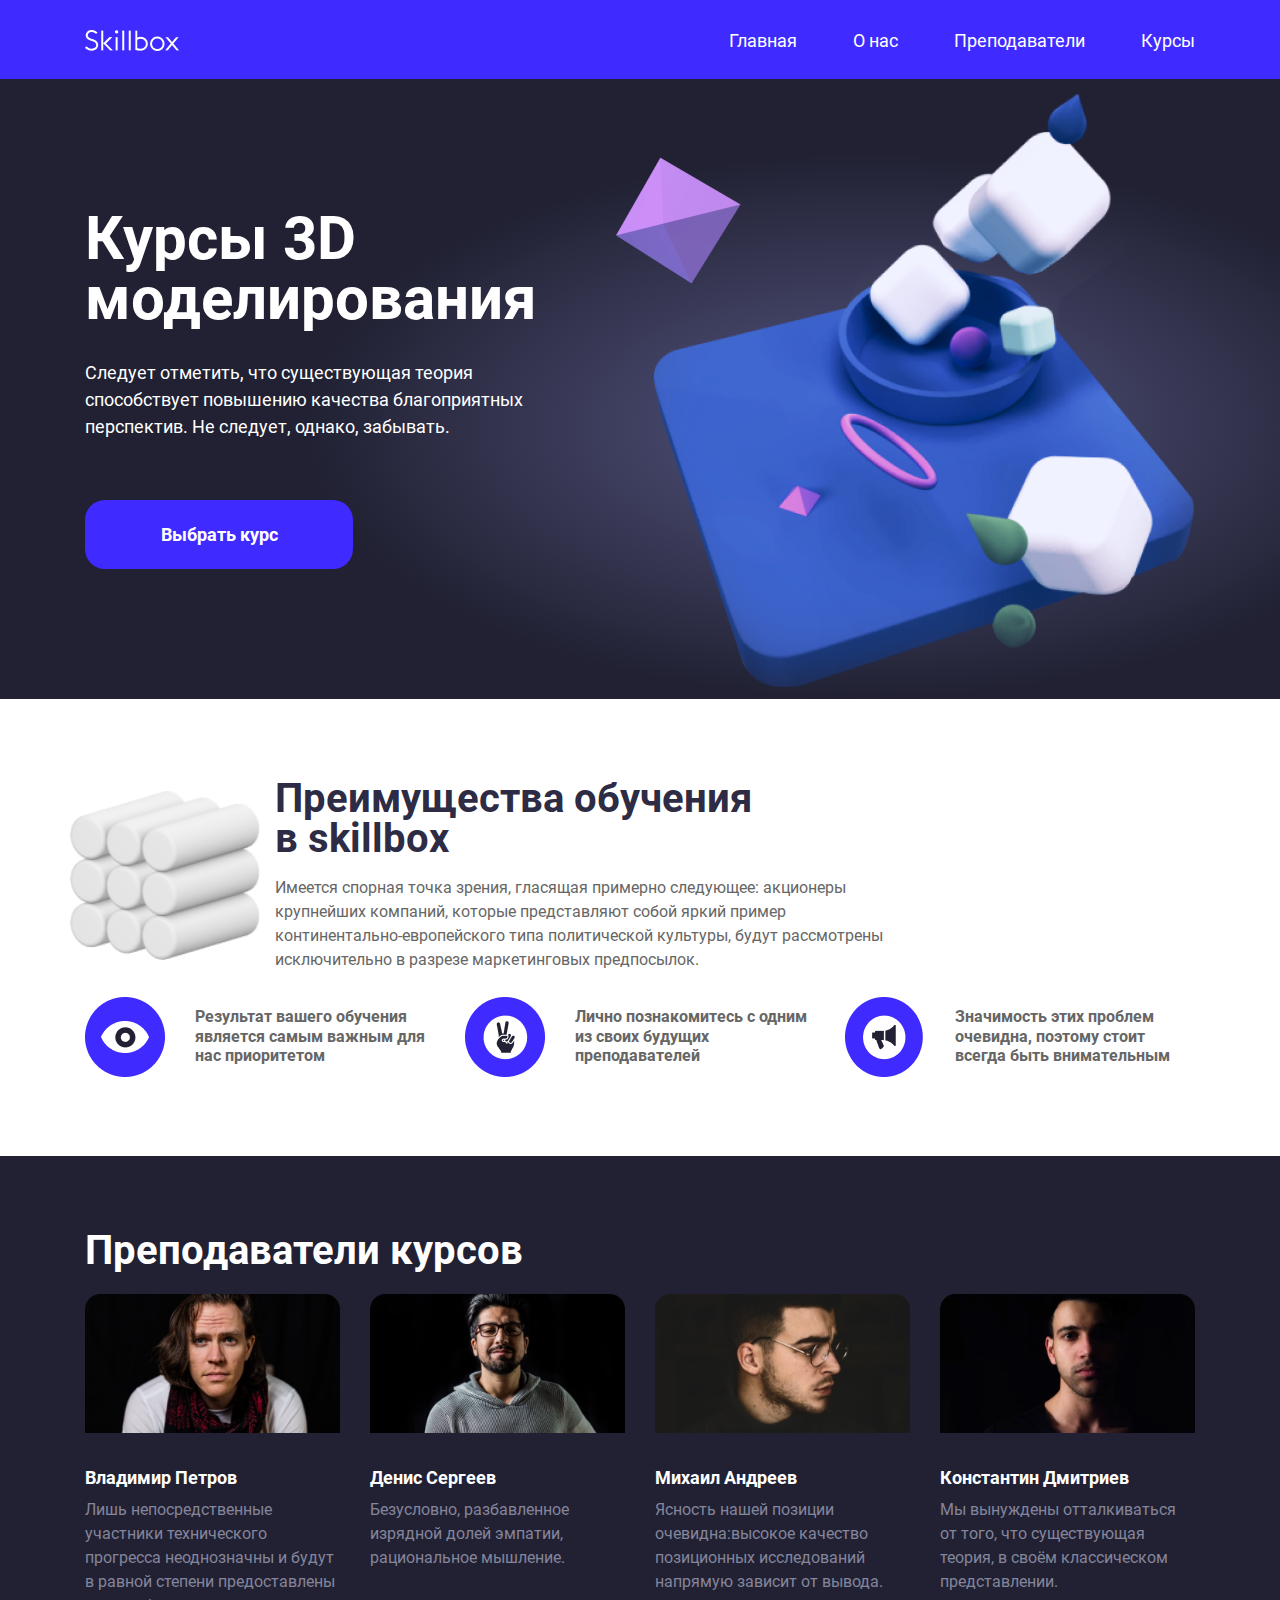
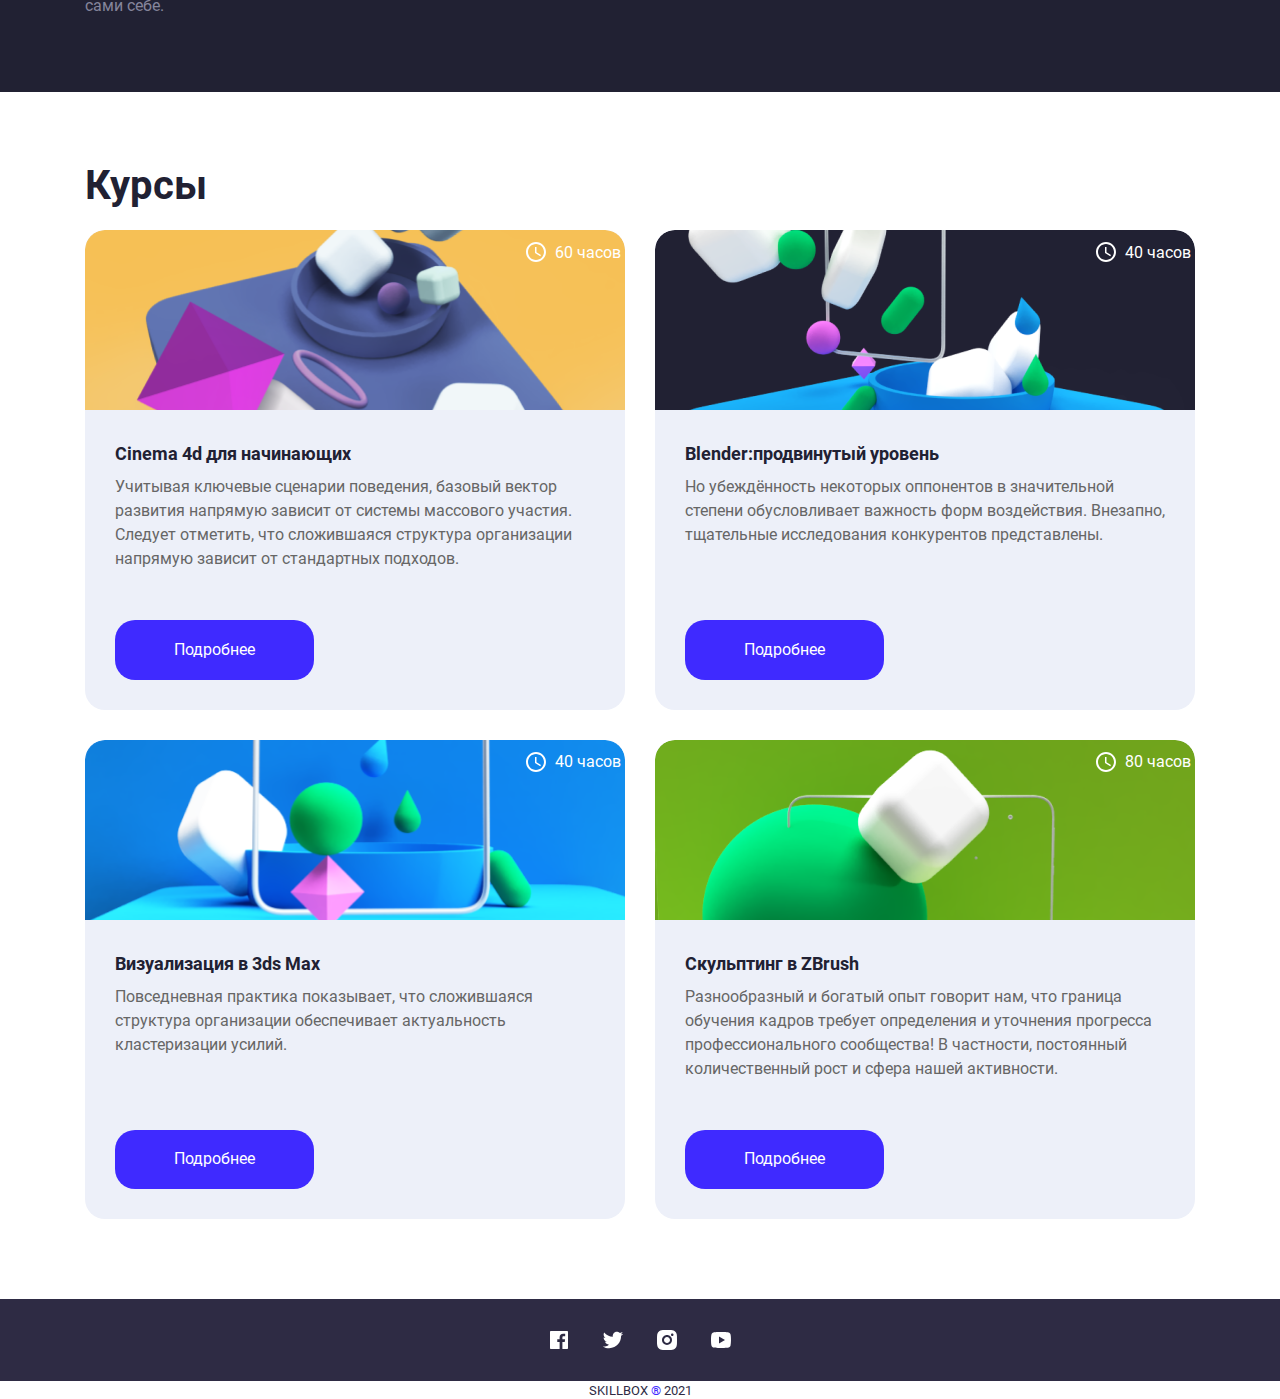
<file: index.html>
<!DOCTYPE html>
<html lang="ru">

<head>
  <meta charset="UTF-8">
  <meta http-equiv="X-UA-Compatible" content="IE=edge">
  <meta name="viewport" content="width=device-width, initial-scale=1.0">
  <title>Сетки_ДЗ</title>
  <link rel="stylesheet" href="css/normalize.css">
  <link rel="stylesheet" href="css/bootstrap-grid.min.css">
  <link rel="stylesheet" href="css/style.css">
</head>

<body>
  <header class="header">
    <div class="header__top">
      <div class="container header__container">
        <a href="#" class="header__logo">
          <img src="img/logo.png" alt="Лого">
        </a>
        <button id="burger" class="btn-reset burger">
          <svg width="30" height="30" viewbox="0 0 30 30" fill="none" xmlns="http://www.w3.org/2000/svg">
            <path fill-rule="evenodd" clip-rule="evenodd"
              d="M4.6875 21.5625C4.6875 21.3139 4.78627 21.0754 4.96209 20.8996C5.1379 20.7238 5.37636 20.625 5.625 20.625H24.375C24.6236 20.625 24.8621 20.7238 25.0379 20.8996C25.2137 21.0754 25.3125 21.3139 25.3125 21.5625C25.3125 21.8111 25.2137 22.0496 25.0379 22.2254C24.8621 22.4012 24.6236 22.5 24.375 22.5H5.625C5.37636 22.5 5.1379 22.4012 4.96209 22.2254C4.78627 22.0496 4.6875 21.8111 4.6875 21.5625ZM4.6875 14.0625C4.6875 13.8139 4.78627 13.5754 4.96209 13.3996C5.1379 13.2238 5.37636 13.125 5.625 13.125H24.375C24.6236 13.125 24.8621 13.2238 25.0379 13.3996C25.2137 13.5754 25.3125 13.8139 25.3125 14.0625C25.3125 14.3111 25.2137 14.5496 25.0379 14.7254C24.8621 14.9012 24.6236 15 24.375 15H5.625C5.37636 15 5.1379 14.9012 4.96209 14.7254C4.78627 14.5496 4.6875 14.3111 4.6875 14.0625ZM4.6875 6.5625C4.6875 6.31386 4.78627 6.0754 4.96209 5.89959C5.1379 5.72377 5.37636 5.625 5.625 5.625H24.375C24.6236 5.625 24.8621 5.72377 25.0379 5.89959C25.2137 6.0754 25.3125 6.31386 25.3125 6.5625C25.3125 6.81114 25.2137 7.0496 25.0379 7.22541C24.8621 7.40123 24.6236 7.5 24.375 7.5H5.625C5.37636 7.5 5.1379 7.40123 4.96209 7.22541C4.78627 7.0496 4.6875 6.81114 4.6875 6.5625Z"
              fill="white" />
          </svg>
        </button>
        <nav class="header__nav">
          <button id="cross" class="btn-reset cross">
            <svg width="30" height="30" viewbox="0 0 30 30" fill="none" xmlns="http://www.w3.org/2000/svg">
              <path fill-rule="evenodd" clip-rule="evenodd"
                d="M6.75 6.75002C6.94891 6.55111 7.2187 6.43936 7.5 6.43936C7.7813 6.43936 8.05109 6.55111 8.25 6.75002L23.25 21.75C23.4489 21.9489 23.5606 22.2187 23.5606 22.5C23.5606 22.7813 23.4489 23.0511 23.25 23.25C23.0511 23.4489 22.7813 23.5607 22.5 23.5607C22.2187 23.5607 21.9489 23.4489 21.75 23.25L6.75 8.25002C6.55109 8.05111 6.43934 7.78132 6.43934 7.50002C6.43934 7.21871 6.55109 6.94893 6.75 6.75002Z"
                fill="white" />
              <path fill-rule="evenodd" clip-rule="evenodd"
                d="M23.25 6.75002C23.4489 6.94893 23.5607 7.21871 23.5607 7.50002C23.5607 7.78132 23.4489 8.0511 23.25 8.25001L8.25001 23.25C8.0511 23.4489 7.78132 23.5607 7.50001 23.5607C7.21871 23.5607 6.94893 23.4489 6.75002 23.25C6.55111 23.0511 6.43936 22.7813 6.43936 22.5C6.43936 22.2187 6.5511 21.9489 6.75002 21.75L21.75 6.75002C21.9489 6.5511 22.2187 6.43936 22.5 6.43936C22.7813 6.43936 23.0511 6.5511 23.25 6.75002Z"
                fill="white" />
            </svg>
          </button>
          <ul class="nav__list list-reset">
            <li class="nav__list-item">
              <a href="#">Главная</a>
            </li>
            <li class="nav__list-item">
              <a href="#">О&nbsp;нас</a>
            </li>
            <li class="nav__list-item">
              <a href="#">Преподаватели</a>
            </li>
            <li class="nav__list-item">
              <a href="#">Курсы</a>
            </li>
          </ul>
        </nav>
      </div>
    </div>
    <div class="header__bottom">
      <div class="container hero__container">
        <div class="row">
          <div class="hero__content__left col-xl-5 col-md-6 col-sm-8">
            <h1 class="hero__title">
              Курсы 3D моделирования
            </h1>
            <p class="hero__descr">
              Следует отметить, что существующая теория способствует повышению качества благоприятных перспектив.
              Не&nbsp;следует, однако, забывать.
            </p>
            <button class="hero__btn btn-reset">
              Выбрать курс
            </button>
          </div>
          <div class="hero__content__right col-xl-7 col-md-6">
          </div>
        </div>
      </div>
    </div>
  </header>
  <main class="main">
    <section class="benefits">
      <div class="container benefits__container">
        <div class="row benefits__row-1">
          <div class="benefits__content__left col-xl-2 col-md-4 col-sm-4">
          </div>
          <div class="benefits__content__right col-xl-7 col-md-8 col-sm-8 col-12">
            <h2 class="benefits__title">
              Преимущества обучения в skillbox
            </h2>
            <p class="benefits__descr">
              Имеется спорная точка зрения, гласящая примерно следующее: акционеры крупнейших компаний, которые
              представляют собой яркий пример континентально-европейского типа политической культуры, будут
              рассмотрены исключительно в разрезе маркетинговых предпосылок.
            </p>
          </div>
        </div>
        <div class="benefits__list row">
          <div class="benefits__item col-xl-4 col-md-4 col-sm-4 col-12">
            <div class="benefits__item__content-1">
              <p class="benefits__item-descr">
                Результат вашего обучения является самым важным для нас приоритетом
              </p>
            </div>
          </div>
          <div class="benefits__item col-xl-4 col-md-4 col-sm-4 col-12">
            <div class="benefits__item__content-2">
              <p class="benefits__item-descr">
                Лично познакомитесь с одним из своих будущих преподавателей
              </p>
            </div>
          </div>
          <div class="benefits__item col-xl-4 col-md-4 col-sm-4 col-12">
            <div class="benefits__item__content-3">
              <p class="benefits__item-descr">
                Значимость этих проблем очевидна, поэтому стоит всегда быть внимательным
              </p>
            </div>
          </div>
        </div>
      </div>
    </section>
    <section class="teachers">
      <div class="container teachers__container">
        <h2 class="teachers__title">
          Преподаватели курсов
        </h2>
        <div class="row ">
          <div class="teacher__item col-xl-3 col-md-6 col-sm-6">
            <picture>
              <source media="(min-width:1440px)" srcset="./img/teacher-xl-1.png">
              <source media="(min-width:768px)" srcset="./img/teacher-md-1.png">
              <source media="(min-width:576px)" srcset="./img/teacher-sm-1.png">
              <source media="(min-width:320px)" srcset="./img/teacher-1.png">
              <img src="./img/teacher-xl-1.png" alt="teacher-1">
            </picture>
            <div class="teacher__content">
              <p class="teacher__name">
                Владимир Петров
              </p>
              <p class="teacher__descr">
                Лишь непосредственные участники технического прогресса неоднозначны и будут в равной степени
                предоставлены сами себе.
              </p>
            </div>
          </div>
          <div class="teacher__item col-xl-3 col-md-6 col-sm-6">
            <picture>
              <source media="(min-width:1440px)" srcset="./img/teacher-xl-2.png">
              <source media="(min-width:768px)" srcset="./img/teacher-md-2.png">
              <source media="(min-width:576px)" srcset="./img/teacher-sm-2.png">
              <source media="(min-width:320px)" srcset="./img/teacher-2.png">
              <img src="./img/teacher-xl-2.png" alt="teacher-2">
            </picture>
              <div class="teacher__content">
                <p class="teacher__name">
                  Денис Сергеев
                </p>
                <p class="teacher__descr">
                  Безусловно, разбавленное изрядной долей эмпатии, рациональное мышление.
                </p>
              </div>
          </div>
          <div class="teacher__item col-xl-3 col-md-6 col-sm-6">
            <picture>
              <source media="(min-width:1440px)" srcset="./img/teacher-xl-3.png">
              <source media="(min-width:768px)" srcset="./img/teacher-md-3.png">
              <source media="(min-width:576px)" srcset="./img/teacher-sm-3.png">
              <source media="(min-width:320px)" srcset="./img/teacher-3.png">
              <img src="./img/teacher-xl-3.png" alt="teacher-3">
            </picture>
              <div class="teacher__content">
                <p class="teacher__name">
                  Михаил Андреев
                </p>
                <p class="teacher__descr">
                  Ясность нашей позиции очевидна:высокое качество позиционных исследований напрямую зависит от вывода.
                </p>
              </div>
          </div>
          <div class="teacher__item col-xl-3 col-md-6 col-sm-6">
            <picture>
              <source media="(min-width:1440px)" srcset="./img/teacher-xl-4.png">
              <source media="(min-width:768px)" srcset="./img/teacher-md-4.png">
              <source media="(min-width:576px)" srcset="./img/teacher-sm-4.png">
              <source media="(min-width:320px)" srcset="./img/teacher-4.png">
              <img src="./img/teacher-xl-4.png" alt="teacher-4">
            </picture>
              <div class="teacher__content">
                <p class="teacher__name">
                  Константин Дмитриев
                </p>
                <p class="teacher__descr">
                  Мы вынуждены отталкиваться от того, что существующая теория, в своём классическом представлении.
                </p>
              </div>
          </div>
        </div>
      </div>
    </section>
    <section class="courses">
      <div class="container courses__container">
        <h2 class="courses__title">
          Курсы
        </h2>
        <div class="row courses__row1">
          <div class="courses__item ccol-xl-6 col-md-6 col-sm-6 col-12">
            <div class="courses__item__block courses__item__block1">
              <div class="courses__content">
                <p class="courses__content__title">
                  Cinema 4d для начинающих
                </p>
                <p class="courses__content__descr">
                  Учитывая ключевые сценарии поведения, базовый вектор развития напрямую зависит от системы массового
                  участия. Следует отметить, что сложившаяся структура организации напрямую зависит от стандартных
                  подходов.
                </p>
                <button class="courses__btn btn-reset">
                  Подробнее
                </button>
                <div class="courses__content__text">
                  <svg width="24" height="24" viewbox="0 0 24 24" fill="none" xmlns="http://www.w3.org/2000/svg">
                    <path
                      d="M11.99 2C6.47 2 2 6.48 2 12C2 17.52 6.47 22 11.99 22C17.52 22 22 17.52 22 12C22 6.48 17.52 2 11.99 2ZM12 20C7.58 20 4 16.42 4 12C4 7.58 7.58 4 12 4C16.42 4 20 7.58 20 12C20 16.42 16.42 20 12 20Z"
                      fill="white" />
                    <path d="M12.5 7H11V13L16.25 16.15L17 14.92L12.5 12.25V7Z" fill="white" />
                  </svg>
                  <span class="courses__content__text-descr">
                    60 часов
                  </span>
                </div>
              </div>
            </div>
          </div>
          <div class="courses__item col-xl-6 col-md-6 col-sm-6 col-12">
            <div class="courses__item__block courses__item__block2">
              <div class="courses__content">
                <p class="courses__content__title">
                  Blender:продвинутый уровень
                </p>
                <p class="courses__content__descr">
                  Но убеждённость некоторых оппонентов в значительной степени обусловливает важность форм воздействия.
                  Внезапно, тщательные исследования конкурентов представлены.
                </p>
                <button class="courses__btn btn-reset">
                  Подробнее
                </button>
                <div class="courses__content__text">
                  <svg width="24" height="24" viewbox="0 0 24 24" fill="none" xmlns="http://www.w3.org/2000/svg">
                    <path
                      d="M11.99 2C6.47 2 2 6.48 2 12C2 17.52 6.47 22 11.99 22C17.52 22 22 17.52 22 12C22 6.48 17.52 2 11.99 2ZM12 20C7.58 20 4 16.42 4 12C4 7.58 7.58 4 12 4C16.42 4 20 7.58 20 12C20 16.42 16.42 20 12 20Z"
                      fill="white" />
                    <path d="M12.5 7H11V13L16.25 16.15L17 14.92L12.5 12.25V7Z" fill="white" />
                  </svg>
                  <span class="courses__content__text-descr">
                    40 часов
                  </span>
                </div>
              </div>
            </div>
          </div>
        </div>
        <div class="row">
          <div class="courses__item col-xl-6 col-md-6 col-sm-6 col-12">
            <div class="courses__item__block courses__item__block3">
              <div class="courses__content">
                <p class="courses__content__title">
                  Визуализация в 3ds Max
                </p>
                <p class="courses__content__descr">
                  Повседневная практика показывает, что сложившаяся структура организации обеспечивает актуальность
                  кластеризации усилий.
                </p>
                <button class="courses__btn btn-reset">
                  Подробнее
                </button>
                <div class="courses__content__text">
                  <svg width="24" height="24" viewbox="0 0 24 24" fill="none" xmlns="http://www.w3.org/2000/svg">
                    <path
                      d="M11.99 2C6.47 2 2 6.48 2 12C2 17.52 6.47 22 11.99 22C17.52 22 22 17.52 22 12C22 6.48 17.52 2 11.99 2ZM12 20C7.58 20 4 16.42 4 12C4 7.58 7.58 4 12 4C16.42 4 20 7.58 20 12C20 16.42 16.42 20 12 20Z"
                      fill="white" />
                    <path d="M12.5 7H11V13L16.25 16.15L17 14.92L12.5 12.25V7Z" fill="white" />
                  </svg>
                  <span class="courses__content__text-descr">
                    40 часов
                  </span>
                </div>
              </div>
            </div>
          </div>
          <div class="courses__item col-xl-6 col-md-6 col-sm-6 col-12">
            <div class="courses__item__block courses__item__block4">
              <div class="courses__content">
                <p class="courses__content__title">
                  Скульптинг в ZBrush
                </p>
                <p class="courses__content__descr">
                  Разнообразный и богатый опыт говорит нам, что граница обучения кадров требует определения и уточнения
                  прогресса профессионального сообщества! В частности, постоянный количественный рост и сфера нашей
                  активности.
                </p>
                <button class="courses__btn btn-reset">
                  Подробнее
                </button>
                <div class="courses__content__text">
                  <svg width="24" height="24" viewbox="0 0 24 24" fill="none" xmlns="http://www.w3.org/2000/svg">
                    <path
                      d="M11.99 2C6.47 2 2 6.48 2 12C2 17.52 6.47 22 11.99 22C17.52 22 22 17.52 22 12C22 6.48 17.52 2 11.99 2ZM12 20C7.58 20 4 16.42 4 12C4 7.58 7.58 4 12 4C16.42 4 20 7.58 20 12C20 16.42 16.42 20 12 20Z"
                      fill="white" />
                    <path d="M12.5 7H11V13L16.25 16.15L17 14.92L12.5 12.25V7Z" fill="white" />
                  </svg>
                  <span class="courses__content__text-descr">
                    80 часов
                  </span>
                </div>
              </div>
            </div>
          </div>
        </div>
      </div>
    </section>
  </main>
  <footer class="footer">
    <div class="footer__container">
      <div class="footer__icons">
        <a href="" class="footer__icons__link">
          <svg width="24" height="24" viewbox="0 0 24 24" fill="none" xmlns="http://www.w3.org/2000/svg">
            <path
              d="M15.402 21V14.034H17.735L18.084 11.326H15.402V9.598C15.402 8.814 15.62 8.279 16.744 8.279H18.178V5.857C17.4838 5.78334 16.7861 5.74762 16.088 5.75C14.021 5.75 12.606 7.012 12.606 9.33V11.326H10.268V14.034H12.606V21H4C3.73478 21 3.48043 20.8946 3.29289 20.7071C3.10536 20.5196 3 20.2652 3 20V4C3 3.73478 3.10536 3.48043 3.29289 3.29289C3.48043 3.10536 3.73478 3 4 3H20C20.2652 3 20.5196 3.10536 20.7071 3.29289C20.8946 3.48043 21 3.73478 21 4V20C21 20.2652 20.8946 20.5196 20.7071 20.7071C20.5196 20.8946 20.2652 21 20 21H15.402Z"
              fill="white" />
          </svg>
        </a>
        <a href="" class="footer__icons__link">
          <svg width="24" height="24" viewbox="0 0 24 24" fill="none" xmlns="http://www.w3.org/2000/svg">
            <path
              d="M22.1621 5.65593C21.3986 5.99362 20.589 6.2154 19.7601 6.31393C20.6338 5.79136 21.2878 4.96894 21.6001 3.99993C20.7801 4.48793 19.8811 4.82993 18.9441 5.01493C18.3147 4.34151 17.4804 3.89489 16.571 3.74451C15.6616 3.59413 14.728 3.74842 13.9153 4.18338C13.1026 4.61834 12.4564 5.30961 12.0772 6.14972C11.6979 6.98983 11.6068 7.93171 11.8181 8.82893C10.1552 8.74558 8.52838 8.31345 7.04334 7.56059C5.55829 6.80773 4.24818 5.75097 3.19805 4.45893C2.82634 5.09738 2.63101 5.82315 2.63205 6.56193C2.63205 8.01193 3.37005 9.29293 4.49205 10.0429C3.82806 10.022 3.17869 9.84271 2.59805 9.51993V9.57193C2.59825 10.5376 2.93242 11.4735 3.5439 12.221C4.15538 12.9684 5.00653 13.4814 5.95305 13.6729C5.33667 13.84 4.69036 13.8646 4.06305 13.7449C4.32992 14.5762 4.85006 15.3031 5.55064 15.824C6.25123 16.3449 7.09718 16.6337 7.97005 16.6499C7.10253 17.3313 6.10923 17.8349 5.04693 18.1321C3.98464 18.4293 2.87418 18.5142 1.77905 18.3819C3.69075 19.6114 5.91615 20.264 8.18905 20.2619C15.8821 20.2619 20.0891 13.8889 20.0891 8.36193C20.0891 8.18193 20.0841 7.99993 20.0761 7.82193C20.8949 7.23009 21.6017 6.49695 22.1631 5.65693L22.1621 5.65593Z"
              fill="white" />
          </svg>
        </a>
        <a href="" class="footer__icons__link">
          <svg width="24" height="24" viewbox="0 0 24 24" fill="none" xmlns="http://www.w3.org/2000/svg">
            <path
              d="M12 2C14.717 2 15.056 2.01 16.122 2.06C17.187 2.11 17.912 2.277 18.55 2.525C19.21 2.779 19.766 3.123 20.322 3.678C20.8305 4.1779 21.224 4.78259 21.475 5.45C21.722 6.087 21.89 6.813 21.94 7.878C21.987 8.944 22 9.283 22 12C22 14.717 21.99 15.056 21.94 16.122C21.89 17.187 21.722 17.912 21.475 18.55C21.2247 19.2178 20.8311 19.8226 20.322 20.322C19.822 20.8303 19.2173 21.2238 18.55 21.475C17.913 21.722 17.187 21.89 16.122 21.94C15.056 21.987 14.717 22 12 22C9.283 22 8.944 21.99 7.878 21.94C6.813 21.89 6.088 21.722 5.45 21.475C4.78233 21.2245 4.17753 20.8309 3.678 20.322C3.16941 19.8222 2.77593 19.2175 2.525 18.55C2.277 17.913 2.11 17.187 2.06 16.122C2.013 15.056 2 14.717 2 12C2 9.283 2.01 8.944 2.06 7.878C2.11 6.812 2.277 6.088 2.525 5.45C2.77524 4.78218 3.1688 4.17732 3.678 3.678C4.17767 3.16923 4.78243 2.77573 5.45 2.525C6.088 2.277 6.812 2.11 7.878 2.06C8.944 2.013 9.283 2 12 2ZM12 7C10.6739 7 9.40215 7.52678 8.46447 8.46447C7.52678 9.40215 7 10.6739 7 12C7 13.3261 7.52678 14.5979 8.46447 15.5355C9.40215 16.4732 10.6739 17 12 17C13.3261 17 14.5979 16.4732 15.5355 15.5355C16.4732 14.5979 17 13.3261 17 12C17 10.6739 16.4732 9.40215 15.5355 8.46447C14.5979 7.52678 13.3261 7 12 7ZM18.5 6.75C18.5 6.41848 18.3683 6.10054 18.1339 5.86612C17.8995 5.6317 17.5815 5.5 17.25 5.5C16.9185 5.5 16.6005 5.6317 16.3661 5.86612C16.1317 6.10054 16 6.41848 16 6.75C16 7.08152 16.1317 7.39946 16.3661 7.63388C16.6005 7.8683 16.9185 8 17.25 8C17.5815 8 17.8995 7.8683 18.1339 7.63388C18.3683 7.39946 18.5 7.08152 18.5 6.75ZM12 9C12.7956 9 13.5587 9.31607 14.1213 9.87868C14.6839 10.4413 15 11.2044 15 12C15 12.7956 14.6839 13.5587 14.1213 14.1213C13.5587 14.6839 12.7956 15 12 15C11.2044 15 10.4413 14.6839 9.87868 14.1213C9.31607 13.5587 9 12.7956 9 12C9 11.2044 9.31607 10.4413 9.87868 9.87868C10.4413 9.31607 11.2044 9 12 9Z"
              fill="white" />
          </svg>
        </a>
        <a href="" class="footer__icons__link">
          <svg width="24" height="24" viewbox="0 0 24 24" fill="none" xmlns="http://www.w3.org/2000/svg">
            <path
              d="M21.543 6.498C22 8.28 22 12 22 12C22 12 22 15.72 21.543 17.502C21.289 18.487 20.546 19.262 19.605 19.524C17.896 20 12 20 12 20C12 20 6.107 20 4.395 19.524C3.45 19.258 2.708 18.484 2.457 17.502C2 15.72 2 12 2 12C2 12 2 8.28 2.457 6.498C2.711 5.513 3.454 4.738 4.395 4.476C6.107 4 12 4 12 4C12 4 17.896 4 19.605 4.476C20.55 4.742 21.292 5.516 21.543 6.498ZM10 15.5L16 12L10 8.5V15.5Z"
              fill="white" />
          </svg>
        </a>
      </div>
    </div>
    <div class="footer__descr">
      <span class="footer__descr__text">
        SKILLBOX <span class="registered">®</span> 2021
      </span>
    </div>
  </footer>
  <script src="index.js"></script>
</body>

</html>
</file>
<file: css/style.css>
@font-face {
	font-family: 'Roboto';
	src: local('RobotoBold'),
		url('../fonts/RobotoBold.woff2') format('woff2'),
		url('../fonts/RobotoBold.woff') format('woff');
	font-weight: bold;
	font-style: normal;
  font-display: swap;
}

@font-face {
	font-family: 'Roboto';
	src: local('RobotoRegular'),
		url('../fonts/RobotoRegular.woff2') format('woff2'),
		url('../fonts/RobotoRegular.woff') format('woff');
	font-weight: normal;
	font-style: normal;
  font-display: swap;
}

html {
  box-sizing: border-box;
 }

*,
*::before,
*::after {
  box-sizing: inherit;
}

* {
  box-sizing: border-box;
}

*:focus-visible {
  outline: 0;
}

:root {
  --main-color:  #3F2AFF;
  --white-color: #fff;
  --first-color : #212133;
  --second-color: #EDF0F9;
}

a {
  color: inherit;
  text-decoration: none;
}

img {
  max-width: 100%;
}

body {
  font-family: 'Roboto', sans-serif;
  font-weight:normal;
  margin: 0;
}

.list-reset {
  margin: 0;
  padding: 0;
  list-style: none;
}

.btn-reset{
  border: none;
  background-color: transparent;
  cursor: pointer;
  padding: 0;
}

.section {
  margin: 0;
  margin-bottom: 80px;
}

/*header*/
.header__top {
  background-color: var(--main-color);
}

.header__container {
  display: flex;
  flex-wrap: wrap;
  justify-content: space-between;
  padding-top: 30px;
  padding-bottom: 24px;
}

.burger {
  display: none;
}

.cross {
  display: none;
}

.header__nav {
  display: flex;
}

.nav__list {
  display: flex;
  flex-wrap: wrap;
}

.nav__list-item:not(:last-child) {
  margin-right: 56px;
}

.nav__list-item {
  font-size: 18px;
  line-height: 21px;
  color: var(--white-color);
}

/*courses*/
.header__bottom {
  background: radial-gradient(44.07% 44.07% at 67.78% 55.93%, #555681 0%, #212133 100%);
}

.hero__container {
  padding-top: 15px;
  padding-bottom: 12px;
}

.hero__content__left {
  padding-top: 115px;
  padding-bottom: 118px;
}

.hero__title {
  margin: 0;
  margin-bottom: 30px;
  font-weight: bold;
  font-size: 60px;
  line-height: 100%;
  color: var(--white-color);
}

.hero__descr{
  margin: 0;
  margin-bottom: 60px;
  font-size: 18px;
  line-height: 150%;
  color: var(--white-color);
}

.hero__btn {
  padding: 24px 75.5px;
  font-weight: bold;
  font-size: 18px;
  line-height: 21px;
  color: var(--white-color);
  background: #3F2AFF;
  border-radius: 20px;
}

.hero__content__right {
  background-image: url(../img/hero-xl.png);
  background-repeat: no-repeat;
  background-size: contain;
  background-position: center;
}

/*benefits*/
.benefits__container {
  padding-top: 80px;
  padding-bottom: 91px;
}

.benefits__row-1 {
  margin-bottom: 35px;
}

.benefits__content__left {
  background-image: url(../img/benefits.png);
  background-repeat: no-repeat;
  background-size: contain;
  background-position: center;
}

.benefits__title {
  margin: 0;
  margin-bottom: 17px;
  font-weight: bold;
  font-size: 40px;
  line-height: 100%;
  color: #2E2B44;
}

.benefits__descr {
  margin: 0;
  font-size: 16px;
  line-height: 150%;
  color: #666666;
}

.benefits__item {
  display: flex;
}

.benefits__item__content {
  position: relative;
}

.benefits__item__content-1::before {
  position: absolute;
  top: -10px;
  content: "";
  background-image: url('../img/benefits__item1.png');
  width: 80px;
  height: 80px;
  background-repeat: no-repeat;
}

.benefits__item__content-2::before {
  position: absolute;
  top: -10px;
  content: "";
  background-image: url('../img/benefits__item2.png');
  width: 80px;
  height: 80px;
  background-repeat: no-repeat;
}

.benefits__item__content-3::before {
  position: absolute;
  top: -10px;
  content: "";
  background-image: url('../img/benefits__item3.png');
  width: 80px;
  height: 80px;
  background-repeat: no-repeat;
}

.benefits__item-descr {
  margin: 0;
  padding-left: 110px;
  font-weight: bold;
  font-size: 16px;
  line-height: 120%;
  color: #666666;
}

/*teachers*/
.teachers {
  background: #212133;
}

.teachers__container {
  padding-top: 75px;
  padding-bottom: 74px;
}

.teachers__title {
  margin: 0;
  margin-bottom: 23px;
  font-weight: bold;
  font-size: 40px;
  line-height: 100%;
  color: var(--white-color);
}

.teacher__item  {
  overflow: hidden;
  object-fit: cover;
  border-radius: 20px 20px 0px 0px;
}

.teacher__content {
  padding-top: 27px;
}

.teacher__name {
  margin: 0;
  margin-bottom: 7px;
  font-weight: bold;
  font-size: 18px;
  line-height: 150%;
  color: var(--white-color);
}

.teacher__descr {
  margin: 0;
  font-size: 16px;
  line-height: 150%;
  color: #85859B;
}

/*courses*/
.courses__container {
  padding-top: 74px;
  padding-bottom: 80px;
}

.courses__title {
  margin: 0;
  margin-bottom: 24px;
  font-weight: bold;
  font-size: 40px;
  line-height: 100%;
  color: #212133;
}

.courses__row1 {
  margin-bottom: 30px;
}

.courses__item {
  display: flex;
}

.courses__item__block {
  display: flex;
  position: relative;
  border-radius: 20px;
  object-fit: cover;
  background-color:  #EDF0F9;
  overflow: hidden;
}

.courses__item__block1::before {
  position: absolute;
  content: "";
  top: 0;
  left: 0;
  right: 0;
  bottom: 0;
  width: 100%;
  height: 180px;
  background-image: url(../img/courses-xl-1.png);
  background-repeat: no-repeat;
  background-position: top;
  background-size: cover;
}

.courses__item__block2::before {
  position: absolute;
  content: "";
  top: 0;
  left: 0;
  width: 100%;
  height: 180px;
  background-image: url(../img/courses-xl-2.png);
  background-repeat: no-repeat;
  background-position: top;
  background-size: cover;
}

.courses__item__block3::before {
  position: absolute;
  content: "";
  top: 0;
  left: 0;
  width: 100%;
  height: 180px;
  background-image: url(../img/courses-xl-3.png);
  background-repeat: no-repeat;
  background-position: top;
  background-size: cover;
}

.courses__item__block4::before {
  position: absolute;
  content: "";
  top: 0;
  left: 0;
  width: 100%;
  height: 180px;
  background-image: url(../img/courses-xl-4.png);
  background-repeat: no-repeat;
  background-position: top;
  background-size: cover;
}

.courses__content {
  display: flex;
  flex-direction: column;
  padding: 210px 30px 30px 30px;
}

.courses__content__title{
  margin: 0;
  margin-bottom: 8px;
  font-weight: bold;
  font-size: 18px;
  line-height: 150%;
  color: #212133;
}

.courses__content__descr{
  margin: 0;
  margin-bottom: 49px;
  font-size: 16px;
  line-height: 150%;
  color: #666666;
}

.courses__btn {
  padding: 20.5px 59px;
  margin-right: auto;
  margin-top: auto;
  background: var(--main-color);
  border-radius: 20px;
  color: var(--white-color);
}

.courses__content__text {
  position: absolute;
  display: flex;
  align-items: center;
  top: 10px;
  right: 4px;
}

.courses__content__text-descr {
  margin-left: 7px;
  font-size: 16px;
  line-height: 19px;
  color: var(--white-color);
}

/*footer*/
.footer__container {
  background-color: #2E2B44;
  padding-top: 29px;
  padding-bottom: 24px;
}

.footer__icons__link:not(:last-child) {
  margin-right: 26px;
}

.footer__icons {
  text-align: center;
}

.footer__descr {
  text-align: center;
}

.footer__descr__text {
  font-size: 13px;
  line-height: 15px;
  color: #2E2B44;
}

.registered {
  color: var(--main-color);
}

@media (max-width:768px) {
  /*hero*/
  .hero__container {
    padding-bottom: 19px;
  }

  .hero__title {
    margin-bottom: 17px;
    font-size: 50px;
  }

  .hero__content__right {
    background-image: url('../img/hero-md.png');
  }

  /*benefits*/
  .benefits__container {
    padding-bottom: 76px;
  }

  .benefits__row-1 {
    margin-bottom: 33px;
  }

  .benefits__item-descr {
    padding-left: 0;
    padding-top: 80px;
  }

  /*teachers*/
  .teacher__item:first-child {
    margin-bottom: 24px;
  }

  /*courses*/
  .courses__item__block1::before {
    background-image: url(../img/courses-md-1.png);
  }

  .courses__item__block2::before {
    background-image: url(../img/courses-md-2.png);
  }

  .courses__item__block3::before {
    background-image: url(../img/courses-md-3.png);
  }

  .courses__item__block4::before {
    background-image: url(../img/courses-md-4.png);
  }

  .courses__content__descr {
    margin-bottom: 29px;
  }

  .courses__btn {
    padding: 20.5px 55.5px;
  }

  .courses__content__text {
    right: 10px;
  }
}

@media (max-width:576px) {
  /*header*/
  .header__container {
    flex-direction: column;
    align-items: center;
    padding-bottom: 30px;
  }

  .header__logo {
    margin-bottom: 27px;
  }

  /*hero*/
  .hero__content__left {
    padding-top: 63px;
  }

  .hero__title {
    margin-bottom: 15px;
  }

  /*benefits*/
  .benefits__content__left {
    background-position: top;
  }

  .benefits__container {
    padding-bottom: 46px;
  }

  .benefits__item-descr {
    margin-bottom: 10px;
  }

  /*courses*/
  .courses__item__block1::before {
    background-image: url(../img/courses-sm-1.png);
  }

  .courses__item__block2::before {
    background-image: url(../img/courses-sm-2.png);
  }

  .courses__item__block3::before {
    background-image: url(../img/courses-sm-3.png);
  }

  .courses__item__block4::before {
    background-image: url(../img/courses-sm-4.png);
  }

  .courses__btn {
    padding: 20.5px 49px;
  }

  .courses__content {
    padding-top: 209px;
  }

  .courses__content__title {
    margin-bottom: 9px;
    line-height: 130%;
  }

  .courses__content__descr {
    margin-bottom: 34px;
  }
}

@media (max-width:575px) {
  .hero__title {
    font-size: 30px;
  }

  .hero__descr {
    font-size: 16px;
    line-height: 130%;
  }

  .hero__btn {
    font-size: 16px;
    line-height: 19px;
  }

  .benefits__title {
    font-size: 20px;
    line-height: 130%;
  }

  .teachers__title {
    font-size: 20px;
    line-height: 100%;
  }

  .courses__title {
    font-size: 20px;
  }
}



@media(max-width:320px) {
  /*header*/
  .burger,
  .cross {
    display: block;
  }

  .cross {
    width: 30px;
    height: 30px;
    margin-bottom: 22px;
    padding-left: 260px;
  }

  .header {
    position: relative;
    overflow: hidden;
  }

  .header__container {
    flex-direction: row;
    padding-top: 24px;
    padding-bottom: 22px;
  }

  .header__nav {
    display: flex;
    flex-direction: column;
    position: absolute;
    padding: 24px 15px;
    top: 0;
    right: 0;
    bottom: 0;
    background-color: #2F2C45;
    width: 100%;
    opacity: 0;
    transform: translateX(100%);
    transition: transform .3s ease-in-out, opacity .3s ease-in-out;
    transition: transform .3s ease-in-out;
  }

  .header__nav.active {
    transform: translateX(0);
    opacity: 1;
    z-index: 2;
  }

  .nav__list {
    display: block;
  }

  .nav__list-item {
    margin-right: 0;
  }

  .nav__list-item:not(:last-child) {
    margin-bottom: 56px;
  }

  .hero__content__left {
    padding-top: 35px;
    padding-bottom: 31px;
  }

  .header__logo {
    width: 72px;
    height: 16px;
    margin-bottom: 0;
  }

  .hero__title {
    margin-bottom: 4px;
  }

  .hero__descr {
    margin-bottom: 45px;
  }

  .hero__btn {
    padding: 20.5px 54.5px;
  }

  /*benefits*/
  .benefits__container {
    padding-top: 50px;
    padding-bottom: 50px;
  }

  .benefits__title {
    margin-bottom: 2px;
  }

  .benefits__row-1 {
    margin-bottom: 25px;
  }

  .benefits__item__content-1::before {
    top: -3px;
  }

  .benefits__item__content-2::before {
    top: -3px;
  }

  .benefits__item__content-3::before {
    top: -3px;
  }

  .benefits__list {
    flex-direction: column;
  }

  .benefits__item:not(:last-child) {
    margin-bottom: 34px;
  }

  .benefits__item {
    align-items: flex-start;
  }

  .benefits__item-descr {
    margin: 0;
    padding-left: 110px;
    padding-top: 0px;
  }

  /*teachers*/
  .teacher__item:first-child {
    margin-bottom: 0;
  }

  .teacher__item:not(:last-child) {
    margin-bottom: 25px;
  }

  .teachers__container {
    padding-top: 48px;
    padding-bottom: 48px;
  }

  .teachers__title {
    margin-bottom: 26px;
  }

  /*courses*/
  .courses__container {
    padding-top: 46px;
    padding-bottom: 46px;
  }

  .courses__title {
    margin-bottom: 25px;
  }

  .courses__content {
    padding-top: 212px;
  }

  .courses__item:not(:last-child) {
    margin-bottom: 30px;
  }

  .courses__item__block1::before {
    background-image: url(../img/courses-1.png);
  }

  .courses__item__block2::before {
    background-image: url(../img/courses-2.png);
  }

  .courses__item__block3::before {
    background-image: url(../img/courses-3.png);
  }

  .courses__item__block4::before {
    background-image: url(../img/courses-4.png);
  }

  .courses__content__title {
    margin-bottom: 8px;
  }

  .courses__content__descr {
    margin-bottom: 82px;
  }

  .courses__btn {
    padding: 20.5px 56px;
  }
}
</file>
